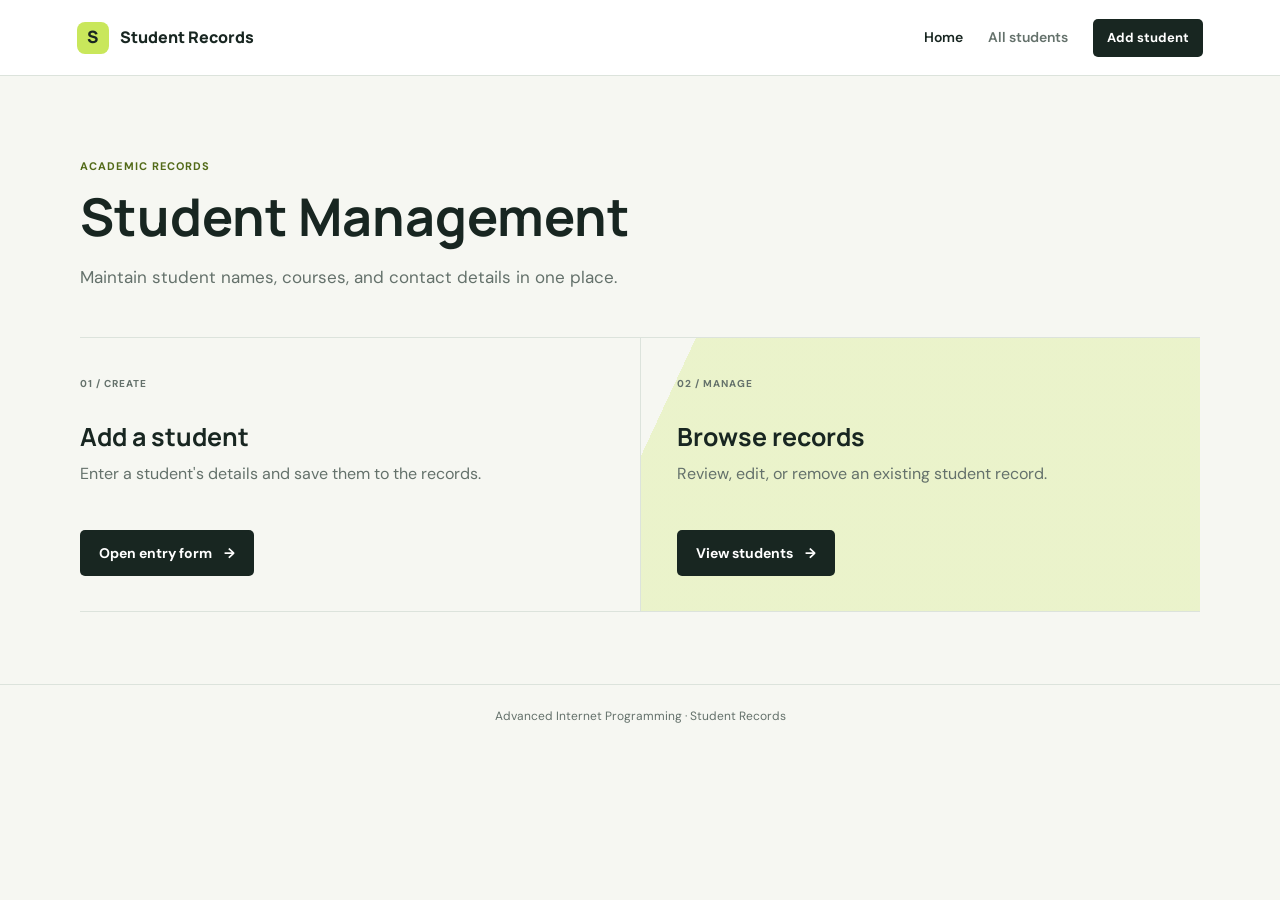
<file: src/main/webapp/index.html>
<!DOCTYPE html>
<html>
<head>
    <meta charset="UTF-8">
    <meta name="viewport" content="width=device-width, initial-scale=1">
    <title>Student Records</title>
    <link rel="stylesheet" href="assets/styles.css">
</head>
<body>
    <header class="site-header">
        <a class="brand" href="index.html"><span class="brand-mark">S</span> Student Records</a>
        <nav aria-label="Main navigation">
            <a class="nav-link active" href="index.html">Home</a>
            <a class="nav-link" href="students">All students</a>
            <a class="button button-small" href="add-student.html">Add student</a>
        </nav>
    </header>
    <main class="home-shell">
        <section class="welcome-band">
            <p class="eyebrow">ACADEMIC RECORDS</p>
            <h1>Student Management</h1>
            <p class="welcome-copy">Maintain student names, courses, and contact details in one place.</p>
        </section>
        <section class="action-grid" aria-label="Student record actions">
            <article class="action-panel">
                <span class="panel-index">01 / CREATE</span>
                <h2>Add a student</h2>
                <p>Enter a student's details and save them to the records.</p>
                <a class="button" href="add-student.html">Open entry form <span aria-hidden="true">→</span></a>
            </article>
            <article class="action-panel action-panel-green">
                <span class="panel-index">02 / MANAGE</span>
                <h2>Browse records</h2>
                <p>Review, edit, or remove an existing student record.</p>
                <a class="button button-dark" href="students">View students <span aria-hidden="true">→</span></a>
            </article>
        </section>
    </main>
    <footer class="site-footer">Advanced Internet Programming · Student Records</footer>
</body>
</html>
</file>
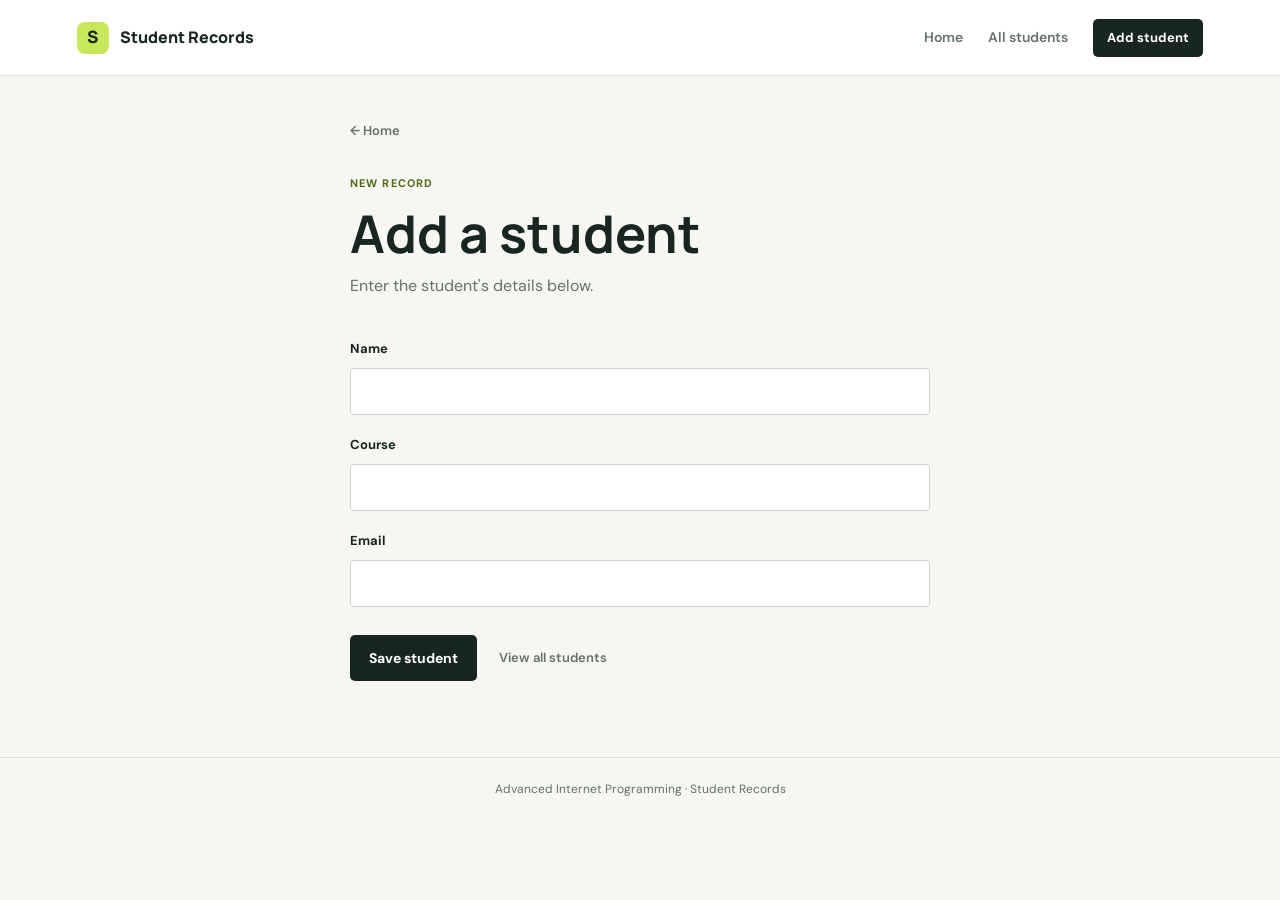
<file: src/main/webapp/add-student.html>
<!DOCTYPE html>
<html>
<head>
    <meta charset="UTF-8">
    <meta name="viewport" content="width=device-width, initial-scale=1">
    <title>Add Student · Student Records</title>
    <link rel="stylesheet" href="assets/styles.css">
</head>
<body>
    <header class="site-header">
        <a class="brand" href="index.html"><span class="brand-mark">S</span> Student Records</a>
        <nav aria-label="Main navigation">
            <a class="nav-link" href="index.html">Home</a>
            <a class="nav-link" href="students">All students</a>
            <a class="button button-small" href="add-student.html" aria-current="page">Add student</a>
        </nav>
    </header>
    <main class="form-shell">
        <a class="back-link" href="index.html">← Home</a>
        <p class="eyebrow">NEW RECORD</p>
        <h1>Add a student</h1>
        <p class="form-intro">Enter the student's details below.</p>
        <form class="student-form" action="students/add" method="post">
            <label for="name">Name</label>
            <input id="name" name="name" type="text" autocomplete="name" required>
            <label for="course">Course</label>
            <input id="course" name="course" type="text" required>
            <label for="email">Email</label>
            <input id="email" name="email" type="email" autocomplete="email" required>
            <div class="form-actions">
                <button class="button" type="submit">Save student</button>
                <a class="text-link" href="students">View all students</a>
            </div>
        </form>
    </main>
    <footer class="site-footer">Advanced Internet Programming · Student Records</footer>
</body>
</html>
</file>
<file: src/main/webapp/assets/styles.css>
@import url('https://fonts.googleapis.com/css2?family=DM+Sans:wght@400;500;600;700&family=Manrope:wght@500;600;700;800&display=swap');

:root {
    color-scheme: light;
    --ink: #182621;
    --muted: #64716b;
    --paper: #f6f7f2;
    --surface: #ffffff;
    --line: #dce3dc;
    --green: #c9e75b;
    --green-deep: #526a18;
    --coral: #b54d3c;
    --serif: 'Manrope', 'Trebuchet MS', sans-serif;
    --sans: 'DM Sans', 'Trebuchet MS', sans-serif;
}

* { box-sizing: border-box; }

body {
    margin: 0;
    min-width: 320px;
    background: var(--paper);
    color: var(--ink);
    font-family: var(--sans);
    line-height: 1.55;
}

a { color: inherit; }

.site-header {
    min-height: 76px;
    padding: 0 clamp(20px, 6vw, 88px);
    display: flex;
    align-items: center;
    justify-content: space-between;
    gap: 24px;
    border-bottom: 1px solid var(--line);
    background: var(--surface);
}

.brand {
    display: inline-flex;
    align-items: center;
    gap: 11px;
    text-decoration: none;
    font-family: var(--serif);
    font-weight: 800;
}

.brand-mark {
    display: grid;
    place-items: center;
    width: 32px;
    aspect-ratio: 1;
    border-radius: 8px;
    background: var(--green);
    font-size: 17px;
}

nav { display: flex; align-items: center; gap: 25px; }
.nav-link { color: var(--muted); text-decoration: none; font-size: 14px; font-weight: 600; }
.nav-link:hover, .nav-link.active { color: var(--ink); }

.button {
    min-height: 46px;
    padding: 0 19px;
    display: inline-flex;
    align-items: center;
    justify-content: center;
    gap: 12px;
    border: 0;
    border-radius: 5px;
    background: var(--ink);
    color: white;
    font: 700 14px var(--sans);
    text-decoration: none;
    cursor: pointer;
    transition: background-color 150ms ease, transform 150ms ease;
}

.button:hover { background: #30473c; transform: translateY(-1px); }
.button-small { min-height: 38px; padding: 0 14px; font-size: 13px; }
.button-dark { background: var(--ink); }

.home-shell, .records-shell { width: min(1120px, calc(100% - 48px)); margin: 0 auto; }
.home-shell { padding: 64px 0 72px; }
.welcome-band { padding: 18px 0 47px; animation: rise-in 450ms ease both; }
.eyebrow { margin: 0 0 12px; color: var(--green-deep); font-size: 11px; font-weight: 700; letter-spacing: 1.1px; }
h1, h2 { font-family: var(--serif); line-height: 1.15; }
h1 { margin: 0; font-size: clamp(34px, 5vw, 52px); letter-spacing: 0; }
.welcome-copy { max-width: 540px; margin: 17px 0 0; color: var(--muted); font-size: 17px; }
.action-grid { display: grid; grid-template-columns: 1fr 1fr; border-top: 1px solid var(--line); border-bottom: 1px solid var(--line); }
.action-panel { min-height: 264px; padding: 32px 36px 35px 0; animation: rise-in 500ms ease both; }
.action-panel + .action-panel { padding-left: 36px; border-left: 1px solid var(--line); animation-delay: 80ms; }
.action-panel-green { background: linear-gradient(115deg, transparent 0 8%, rgba(201, 231, 91, .26) 8% 100%); }
.panel-index { color: var(--muted); font-size: 10px; font-weight: 700; letter-spacing: 1px; }
.action-panel h2 { margin: 28px 0 10px; font-size: 25px; }
.action-panel p { min-height: 48px; margin: 0 0 20px; color: var(--muted); }
.site-footer { padding: 22px 24px; border-top: 1px solid var(--line); color: var(--muted); text-align: center; font-size: 12px; }

.form-shell { width: min(580px, calc(100% - 40px)); margin: 0 auto; padding: 42px 0 76px; }
.back-link { display: inline-block; margin-bottom: 34px; color: var(--muted); text-decoration: none; font-size: 13px; font-weight: 600; }
.back-link:hover, .text-link:hover { color: var(--green-deep); }
.form-intro { margin: 10px 0 0; color: var(--muted); }
.student-form { display: grid; gap: 9px; margin-top: 29px; }
.student-form label { margin-top: 11px; font-size: 13px; font-weight: 700; }
.student-form input { width: 100%; min-height: 47px; padding: 10px 12px; border: 1px solid #cbd5cc; border-radius: 4px; background: var(--surface); color: var(--ink); font: 15px var(--sans); }
.student-form input:focus { outline: 2px solid #91ae3f; outline-offset: 1px; }
.form-actions { display: flex; align-items: center; gap: 22px; margin-top: 19px; }
.text-link { color: var(--muted); font-size: 13px; font-weight: 600; text-decoration: none; }

.records-shell { padding: 50px 0 75px; }
.page-heading { display: flex; align-items: end; justify-content: space-between; gap: 24px; margin-bottom: 31px; }
.page-heading .form-intro { margin-bottom: 0; }
.notice { margin-bottom: 20px; padding: 12px 15px; border-left: 3px solid #79952e; background: #edf4d7; color: #34451b; font-size: 14px; }
.table-wrap { overflow-x: auto; border: 1px solid var(--line); border-radius: 5px; background: var(--surface); }
table { width: 100%; border-collapse: collapse; text-align: left; }
th, td { padding: 15px 17px; border-bottom: 1px solid #e8ece7; vertical-align: middle; }
th { background: #f0f3ed; color: var(--muted); font-size: 10px; letter-spacing: .7px; text-transform: uppercase; }
td { font-size: 13px; }
tbody tr:last-child td { border-bottom: 0; }
.id-cell { color: var(--muted); font-variant-numeric: tabular-nums; }
.name-cell { font-weight: 700; }
.row-actions { display: flex; align-items: center; gap: 8px; }
.row-actions form { margin: 0; }
.small-action { display: inline-flex; min-height: 31px; align-items: center; justify-content: center; padding: 0 10px; border: 1px solid var(--line); border-radius: 4px; background: white; color: var(--ink); font: 600 12px var(--sans); text-decoration: none; cursor: pointer; }
.small-action:hover { border-color: #82936a; background: #f7f9f2; }
.delete-action { color: var(--coral); }
.empty-state { padding: 55px 24px; border: 1px dashed #cbd5cc; text-align: center; }
.empty-state h2 { margin: 0; font-size: 24px; }
.empty-state p:not(.eyebrow) { margin: 10px 0 20px; color: var(--muted); }
.error-copy { margin: 15px 0 24px; color: var(--coral); }

@keyframes rise-in { from { opacity: 0; transform: translateY(9px); } to { opacity: 1; transform: translateY(0); } }

@media (max-width: 680px) {
    .site-header { min-height: 68px; padding: 12px 18px; align-items: flex-start; flex-direction: column; gap: 10px; }
    nav { width: 100%; justify-content: space-between; gap: 10px; }
    .nav-link { font-size: 12px; }
    .button-small { min-height: 33px; padding: 0 10px; }
    .home-shell, .records-shell { width: min(100% - 36px, 1120px); }
    .home-shell { padding-top: 39px; }
    .welcome-band { padding-bottom: 30px; }
    .welcome-copy { font-size: 15px; }
    .action-grid { grid-template-columns: 1fr; }
    .action-panel { min-height: 0; padding: 25px 0 29px; }
    .action-panel + .action-panel { padding: 25px 0 29px; border-top: 1px solid var(--line); border-left: 0; }
    .action-panel h2 { margin-top: 19px; }
    .action-panel p { min-height: 0; }
    .records-shell { padding-top: 37px; }
    .page-heading { align-items: flex-start; flex-direction: column; }
    .table-wrap { margin-right: -1px; }
    table { min-width: 650px; }
}

@media (prefers-reduced-motion: reduce) {
    *, *::before, *::after { animation-duration: .01ms !important; transition-duration: .01ms !important; }
}
</file>
